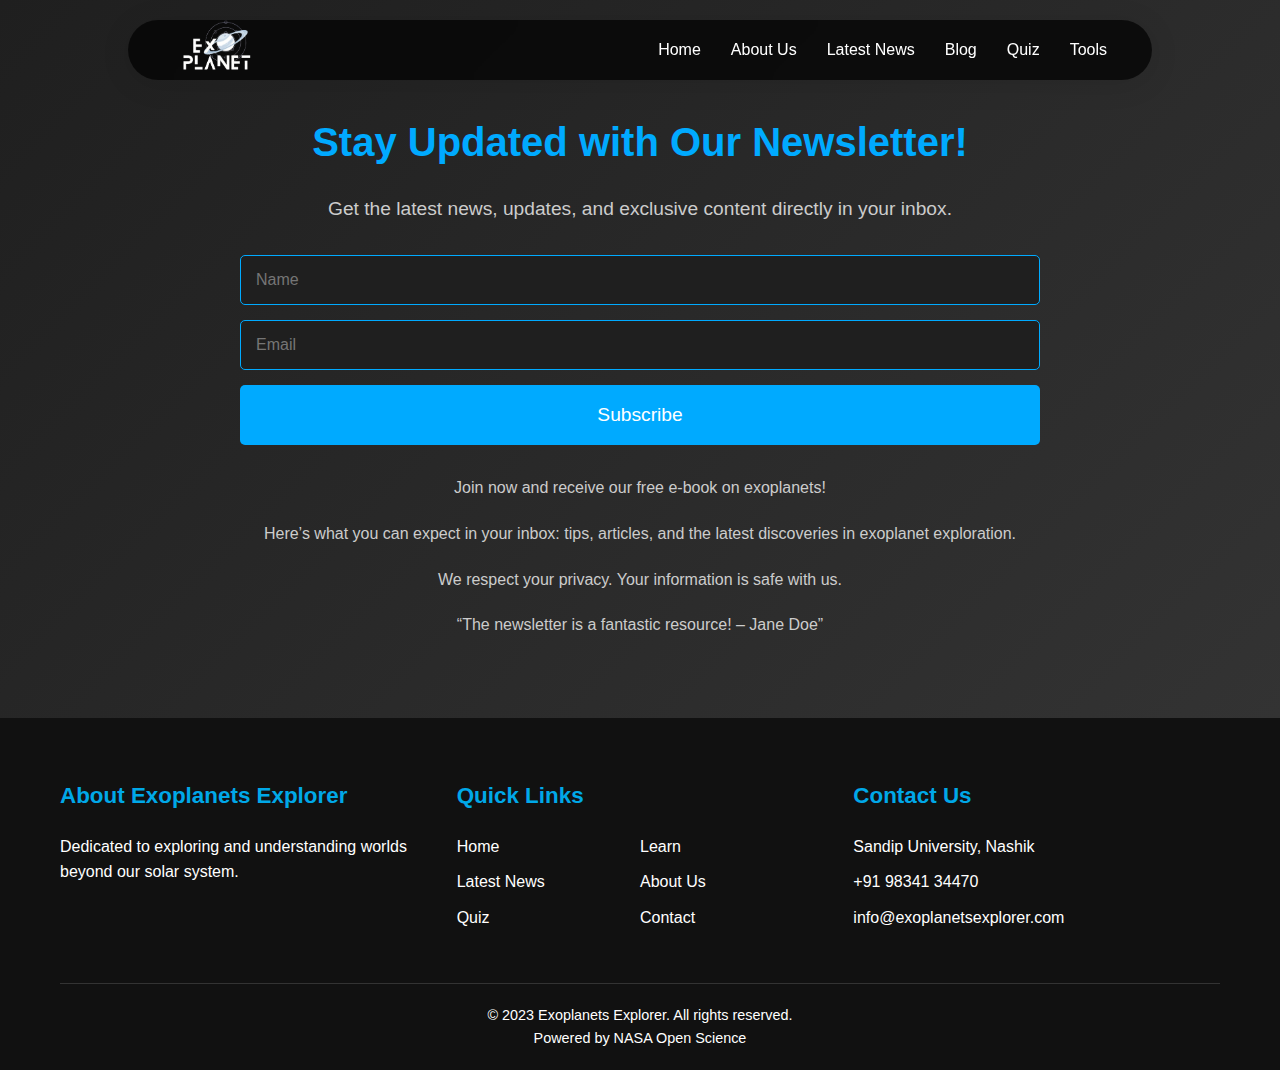
<file: newsletter.html>
<!DOCTYPE html>
<html lang="en">
<head>
    <meta charset="UTF-8">
    <meta name="viewport" content="width=device-width, initial-scale=1.0">
    <title>Newsletter</title>
    <link rel="stylesheet" href="./css/newsletter.css">
    <link rel="stylesheet" href="./css/styles.css">
</head>

<body>
    <nav class="exo-navbar">
        <div class="exo-navbar-container">
            <a href="#" class="exo-logo">
                <img src="./contents/nasa-logo.png" alt="NASA Logo" id="nasa-logo">
            </a>
            <ul class="exo-nav-menu">
                <li><a href="./index.html" class="exo-nav-link">Home</a></li>
                <li><a href="./aboutUs.html" class="exo-nav-link">About Us</a></li>
                <li><a href="./news.html" class="exo-nav-link">Latest News</a></li>
                <li><a href="./blog.html" class="exo-nav-link">Blog</a></li>
                <li><a href="./quiz.html" class="exo-nav-link">Quiz</a></li>
                <li><a href="./tools.html" class="exo-nav-link">Tools</a></li>
            </ul>
            <div class="exo-menu-toggle" id="mobile-menu">
                <span></span>
                <span></span>
                <span></span>
            </div>
        </div>
    </nav>
    <!-- Sidebar -->
    <div class="exo-sidebar" id="exo-sidebar">
        <div class="exo-sidebar-header">
            <img src="./contents/nasa-logo.png" alt="NASA Logo" class="exo-sidebar-logo">
            <button class="exo-sidebar-close" id="sidebar-close">&times;</button>
        </div>
        <ul class="exo-sidebar-menu">
            <li><a href="./index.html" class="exo-nav-link">Home</a></li>
                <li><a href="./aboutUs.html" class="exo-nav-link">About Us</a></li>
                <li><a href="./news.html" class="exo-nav-link">Latest News</a></li>
                <li><a href="./blog.html" class="exo-nav-link">Blog</a></li>
                <li><a href="./quiz.html" class="exo-nav-link">Quiz</a></li>
                <li><a href="./tools.html" class="exo-nav-link">Tools</a></li>
        </ul>
        <div class="exo-sidebar-social">
            <a href="#"><i class="fab fa-facebook"></i></a>
            <a href="#"><i class="fab fa-twitter"></i></a>
            <a href="#"><i class="fab fa-instagram"></i></a>
            <a href="#"><i class="fab fa-youtube"></i></a>
        </div>
    </div>
</header>


    <section id="newsletter" class="newsletter-section">
        <div class="container">
            <h2 class="newsletter-header">Stay Updated with Our Newsletter!</h2>
            <p class="newsletter-subheader">Get the latest news, updates, and exclusive content directly in your inbox.</p>
            <form class="newsletter-form">
                <input type="text" placeholder="Name" required class="form-input">
                <input type="email" placeholder="Email" required class="form-input">
                <!-- Link to redirect to another website -->
                <a href="https://exoplanets.nasa.gov/exoplanet-watch/newsletters/" class="subscribe-button" target="_blank">Subscribe</a>
            </form>
            <div class="incentives">
                <p>Join now and receive our free e-book on exoplanets!</p>
            </div>
            <div class="content-preview">
                <p>Here’s what you can expect in your inbox: tips, articles, and the latest discoveries in exoplanet exploration.</p>
            </div>
            <div class="privacy-assurance">
                <p>We respect your privacy. Your information is safe with us.</p>
            </div>
            <div class="testimonial">
                <p>“The newsletter is a fantastic resource! – Jane Doe”</p>
            </div>
        </div>
    </section>

    <footer class="exo-main-footer">
        <div class="exo-container">
            <div class="exo-footer-content">
                <div class="exo-footer-section exo-about">
                    <h3>About Exoplanets Explorer</h3>
                    <p>Dedicated to exploring and understanding worlds beyond our solar system.</p>
                    <div class="exo-social-icons">
                        <a href="#"><i class="fab fa-facebook"></i></a>
                        <a href="#"><i class="fab fa-twitter"></i></a>
                        <a href="#"><i class="fab fa-instagram"></i></a>
                        <a href="#"><i class="fab fa-youtube"></i></a>
                    </div>
                </div>
                <div class="exo-footer-section exo-links">
                    <h3>Quick Links</h3>
                    <div class="exo-quick-links-grid">
                        <ul>
                            <li><a href="./index.html">Home</a></li>
                            <li><a href="./news.html">Latest News</a></li>
                            <li><a href="./quiz.html">Quiz</a></li>
                        </ul>
                        <ul>
                            <li><a href="./learn.html">Learn</a></li>
                            <li><a href="./aboutUs.html">About Us</a></li>
                            <li><a href="./contact.html">Contact</a></li>
                        </ul>
                    </div>
                </div>
                <div class="exo-footer-section exo-contact">
                    <h3>Contact Us</h3>
                    <p><i class="fas fa-map-marker-alt"></i> Sandip University, Nashik</p>
                    <p><i class="fas fa-phone"></i> +91 98341 34470</p>
                    <p><i class="fas fa-envelope"></i> info@exoplanetsexplorer.com</p>
                </div>
            </div>
            <div class="exo-footer-bottom">
                <p>&copy; 2023 Exoplanets Explorer. All rights reserved.</p>
                <p>Powered by NASA Open Science</p>
            </div>
        </div>
    </footer>

    <script>
        AOS.init();
    </script>
    <!-- nav bar script  -->
<script src="./js/nav.js"></script>
</body>
</html>
</file>
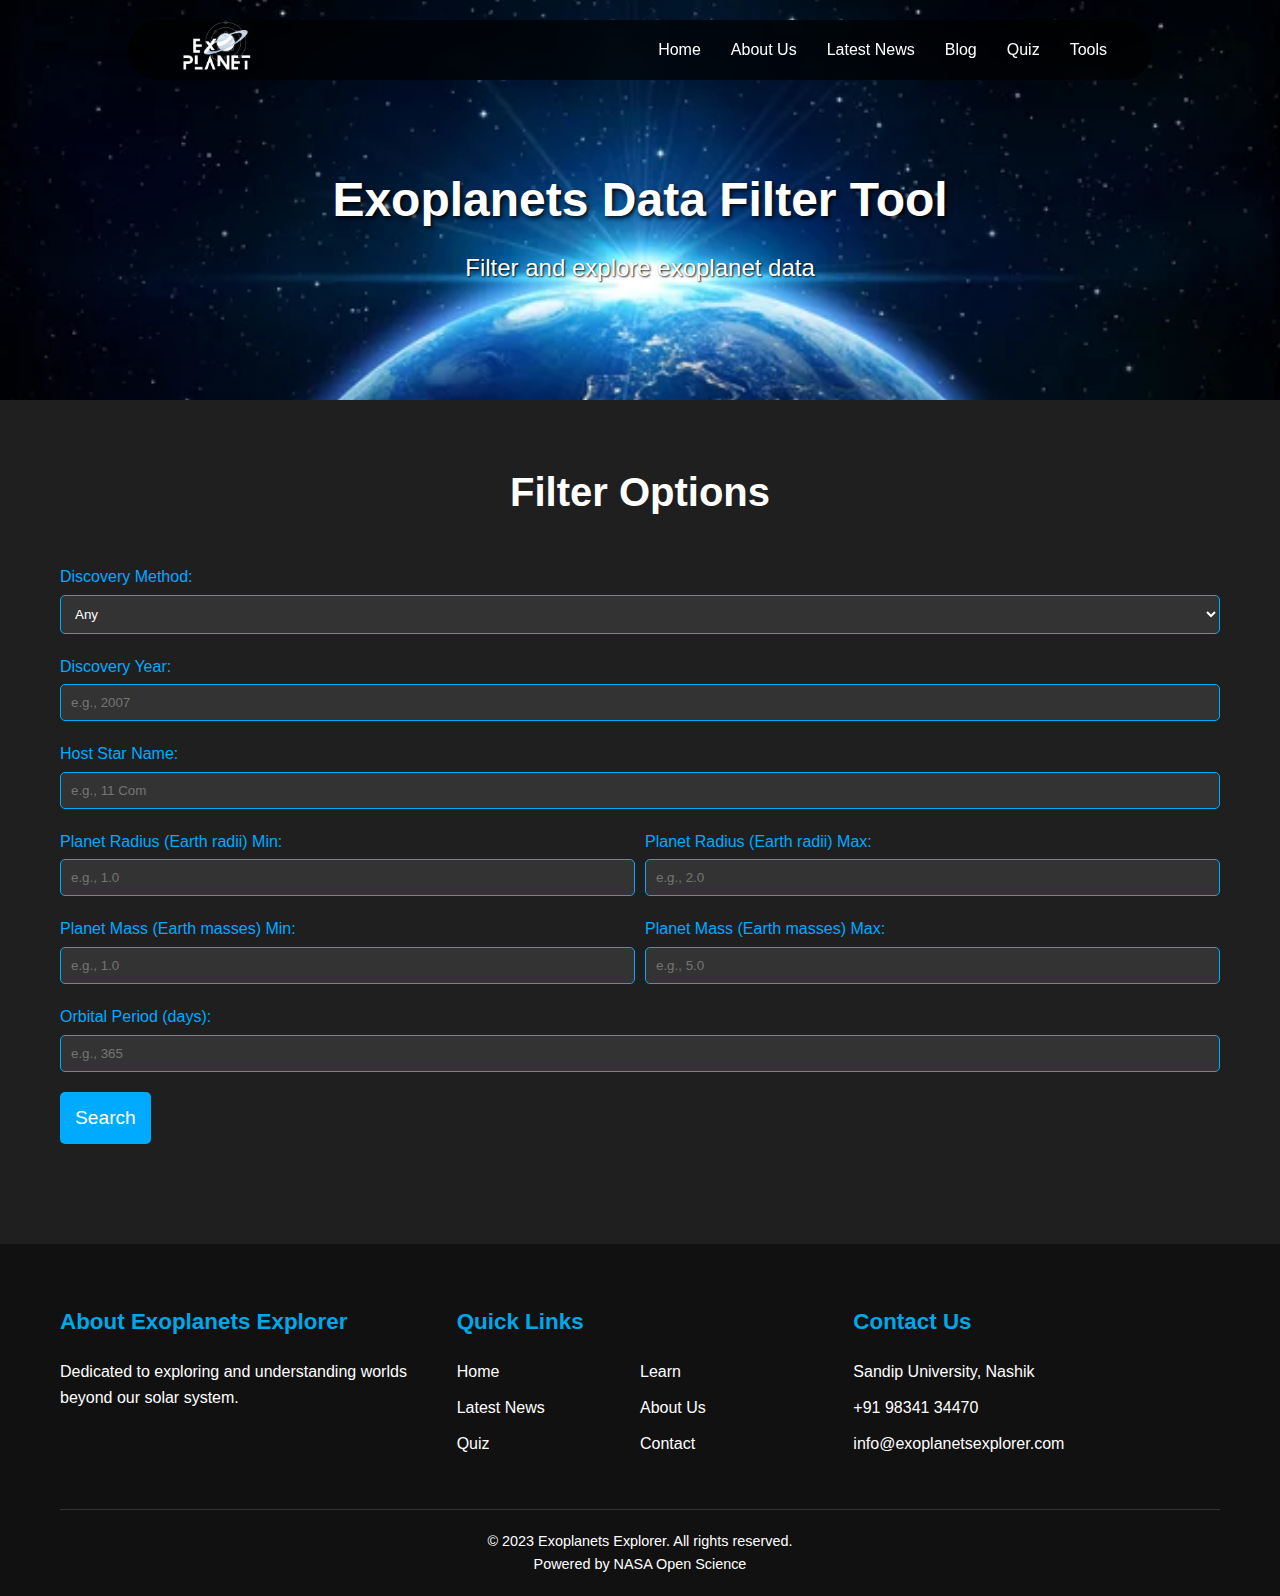
<file: tools.html>
<!DOCTYPE html>
<html lang="en">
<head>
    <meta charset="UTF-8">
    <meta name="viewport" content="width=device-width, initial-scale=1.0">
    <link rel="stylesheet" href="./css/styles.css">
    <link rel="stylesheet" href="./css/tools.css">
    <title>Exoplanets Data Filter Tool</title>
</head>
<body>
    <header class="">
        <nav class="exo-navbar">
            <div class="exo-navbar-container">
                <a href="#" class="exo-logo">
                    <img src="./contents/nasa-logo.png" alt="NASA Logo" id="nasa-logo">
                </a>
                <ul class="exo-nav-menu">
                    <li><a href="./index.html" class="exo-nav-link">Home</a></li>
                    <li><a href="./aboutUs.html" class="exo-nav-link">About Us</a></li>
                    <li><a href="./news.html" class="exo-nav-link">Latest News</a></li>
                    <li><a href="./blog.html" class="exo-nav-link">Blog</a></li>
                    <li><a href="./quiz.html" class="exo-nav-link">Quiz</a></li>
                    <li><a href="./tools.html" class="exo-nav-link">Tools</a></li>
                </ul>
                <div class="exo-menu-toggle" id="mobile-menu">
                    <span></span>
                    <span></span>
                    <span></span>
                </div>
            </div>
        </nav>
        <!-- Sidebar -->
        <div class="exo-sidebar" id="exo-sidebar">
            <div class="exo-sidebar-header">
                <img src="./contents/nasa-logo.png" alt="NASA Logo" class="exo-sidebar-logo">
                <button class="exo-sidebar-close" id="sidebar-close">&times;</button>
            </div>
            <ul class="exo-sidebar-menu">
                <li><a href="./index.html" class="exo-nav-link">Home</a></li>
                    <li><a href="./aboutUs.html" class="exo-nav-link">About Us</a></li>
                    <li><a href="./news.html" class="exo-nav-link">Latest News</a></li>
                    <li><a href="./blog.html" class="exo-nav-link">Blog</a></li>
                    <li><a href="./quiz.html" class="exo-nav-link">Quiz</a></li>
                    <li><a href="./tools.html" class="exo-nav-link">Tools</a></li>
            </ul>
            <div class="exo-sidebar-social">
                <a href="#"><i class="fab fa-facebook"></i></a>
                <a href="#"><i class="fab fa-twitter"></i></a>
                <a href="#"><i class="fab fa-instagram"></i></a>
                <a href="#"><i class="fab fa-youtube"></i></a>
            </div>
        </div>
    </header>
    <main>
        <section class="exo-hero" style="background: url('./contents/space-bg3.webp') no-repeat center center/cover;">
            <div class="exo-hero-content">
                <h1 class="exo-hero-title" data-aos="fade-up">Exoplanets Data Filter Tool</h1>
                <p class="exo-hero-subtitle" data-aos="fade-up" data-aos-delay="200">Filter and explore exoplanet data</p>
            </div>
        </section>
        <section class="exo-content">
            <div class="exo-container">
                <h2 class="exo-section-title" data-aos="fade-up">Filter Options</h2>
                <form id="filter-form" data-aos="fade-up" data-aos-delay="200">
                    <div class="form-group">
                        <label for="discoverymethod">Discovery Method:</label>
                        <select id="discoverymethod" name="discoverymethod">
                            <option value="">Any</option>
                            <option value="Radial Velocity">Radial Velocity</option>
                            <option value="Transit">Transit</option>
                            <option value="Imaging">Imaging</option>
                            <option value="Microlensing">Microlensing</option>
                        </select>
                    </div>
                    <div class="form-group">
                        <label for="disc_year">Discovery Year:</label>
                        <input type="number" id="disc_year" name="disc_year" placeholder="e.g., 2007">
                    </div>
                    <div class="form-group">
                        <label for="hostname">Host Star Name:</label>
                        <input type="text" id="hostname" name="hostname" placeholder="e.g., 11 Com">
                    </div>
                    <div class="range-group">
                        <div class="form-group">
                            <label for="planet_radius_min">Planet Radius (Earth radii) Min:</label>
                            <input type="number" id="planet_radius_min" name="planet_radius_min" placeholder="e.g., 1.0">
                        </div>
                        <div class="form-group">
                            <label for="planet_radius_max">Planet Radius (Earth radii) Max:</label>
                            <input type="number" id="planet_radius_max" name="planet_radius_max" placeholder="e.g., 2.0">
                        </div>
                    </div>
                    <div class="range-group">
                        <div class="form-group">
                            <label for="planet_mass_min">Planet Mass (Earth masses) Min:</label>
                            <input type="number" id="planet_mass_min" name="planet_mass_min" placeholder="e.g., 1.0">
                        </div>
                        <div class="form-group">
                            <label for="planet_mass_max">Planet Mass (Earth masses) Max:</label>
                            <input type="number" id="planet_mass_max" name="planet_mass_max" placeholder="e.g., 5.0">
                        </div>
                    </div>
                    <div class="form-group">
                        <label for="orbital_period">Orbital Period (days):</label>
                        <input type="number" id="orbital_period" name="orbital_period" placeholder="e.g., 365">
                    </div>
                    <button type="button" id="search-button">Search</button>
                </form>
                <div id="results" class="exo-results" data-aos="fade-up" data-aos-delay="300"></div>
            </div>
        </section>
    </main>
    <footer class="exo-main-footer">
        <div class="exo-container">
            <div class="exo-footer-content">
                <div class="exo-footer-section exo-about">
                    <h3>About Exoplanets Explorer</h3>
                    <p>Dedicated to exploring and understanding worlds beyond our solar system.</p>
                    <div class="exo-social-icons">
                        <a href="#"><i class="fab fa-facebook"></i></a>
                        <a href="#"><i class="fab fa-twitter"></i></a>
                        <a href="#"><i class="fab fa-instagram"></i></a>
                        <a href="#"><i class="fab fa-youtube"></i></a>
                    </div>
                </div>
                <div class="exo-footer-section exo-links">
                    <h3>Quick Links</h3>
                    <div class="exo-quick-links-grid">
                        <ul>
                            <li><a href="./index.html">Home</a></li>
                            <li><a href="./news.html">Latest News</a></li>
                            <li><a href="./quiz.html">Quiz</a></li>
                        </ul>
                        <ul>
                            <li><a href="./learn.html">Learn</a></li>
                            <li><a href="./aboutUs.html">About Us</a></li>
                            <li><a href="./contact.html">Contact</a></li>
                        </ul>
                    </div>
                </div>
                <div class="exo-footer-section exo-contact">
                    <h3>Contact Us</h3>
                    <p><i class="fas fa-map-marker-alt"></i> Sandip University, Nashik</p>
                    <p><i class="fas fa-phone"></i> +91 98341 34470</p>
                    <p><i class="fas fa-envelope"></i> info@exoplanetsexplorer.com</p>
                </div>
            </div>
            <div class="exo-footer-bottom">
                <p>&copy; 2023 Exoplanets Explorer. All rights reserved.</p>
                <p>Powered by NASA Open Science</p>
            </div>
        </div>
    </footer>
    <script src="./js/nav.js"></script>
    <script src="https://cdn.jsdelivr.net/npm/aos@2.3.1/dist/aos.js"></script>
    <script>
        AOS.init();
    </script>
    <script src="./js/tools.js"></script>
</body>
</html>
</file>
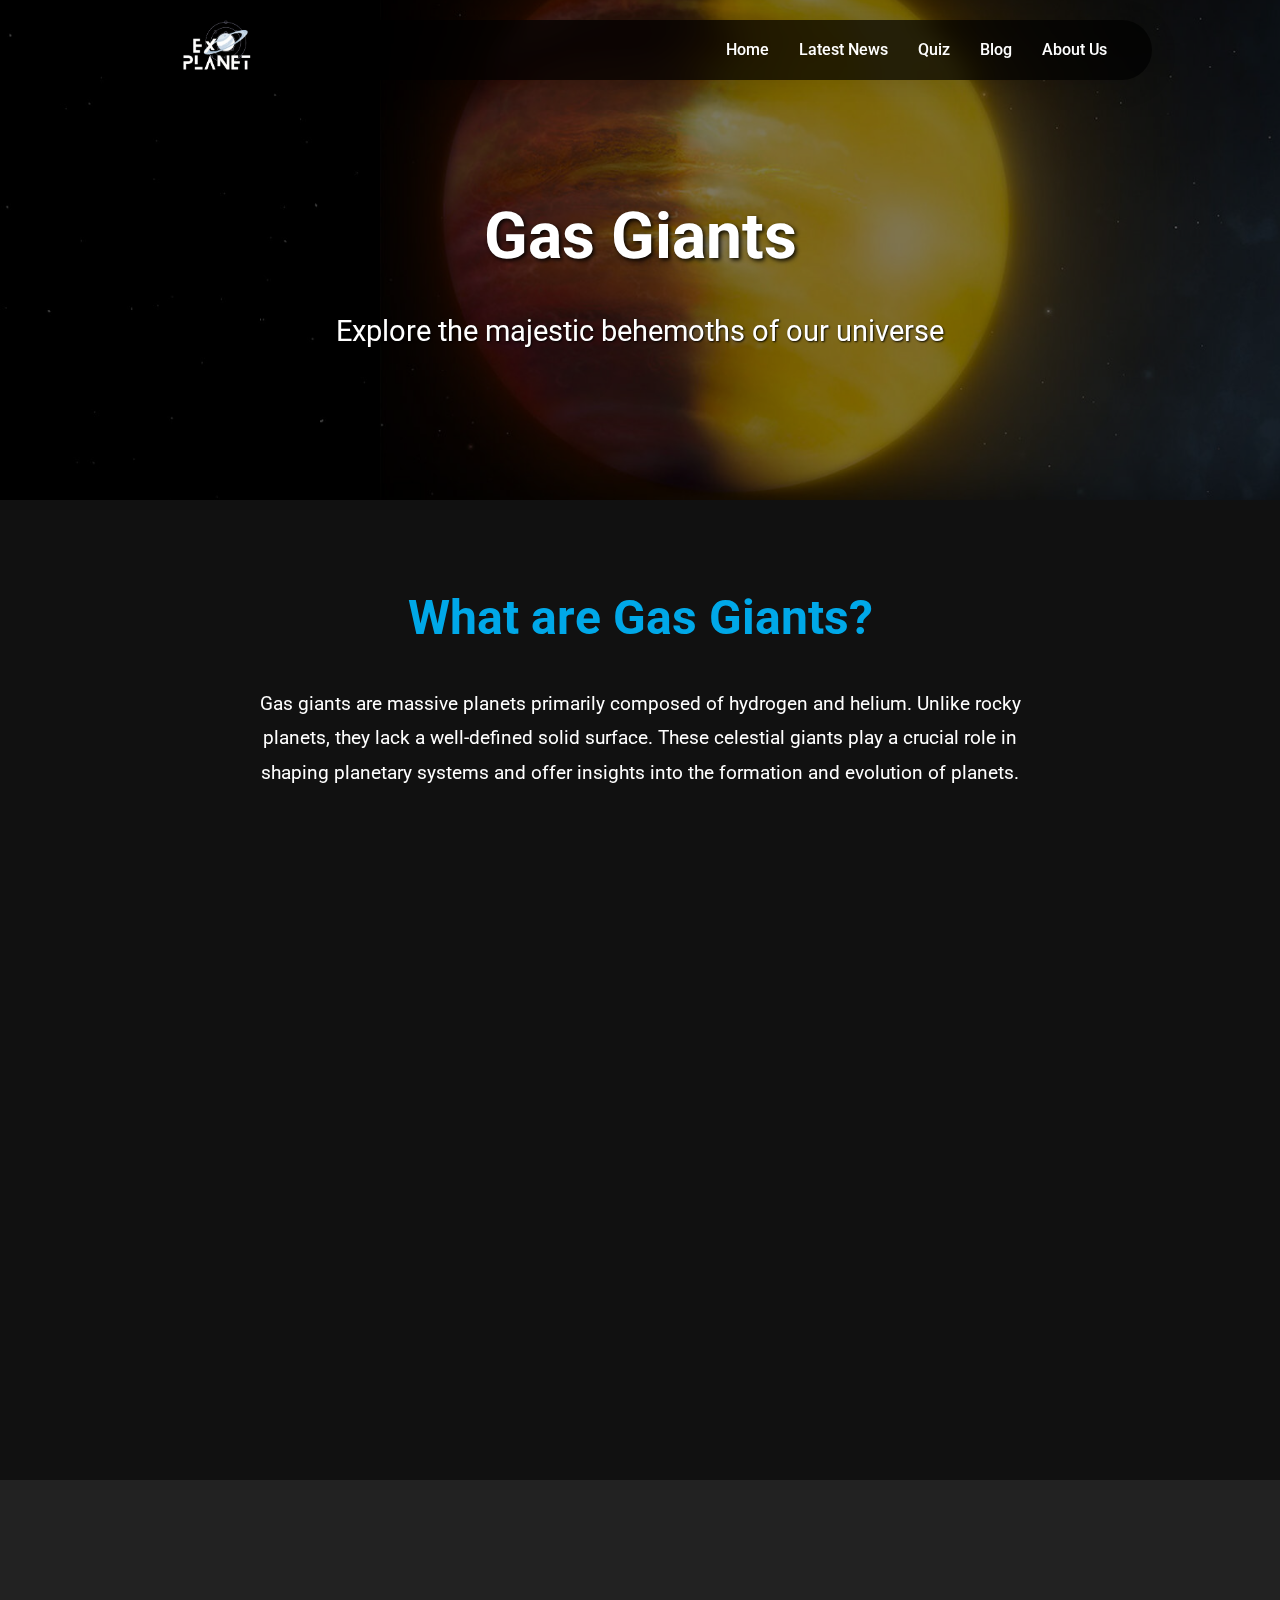
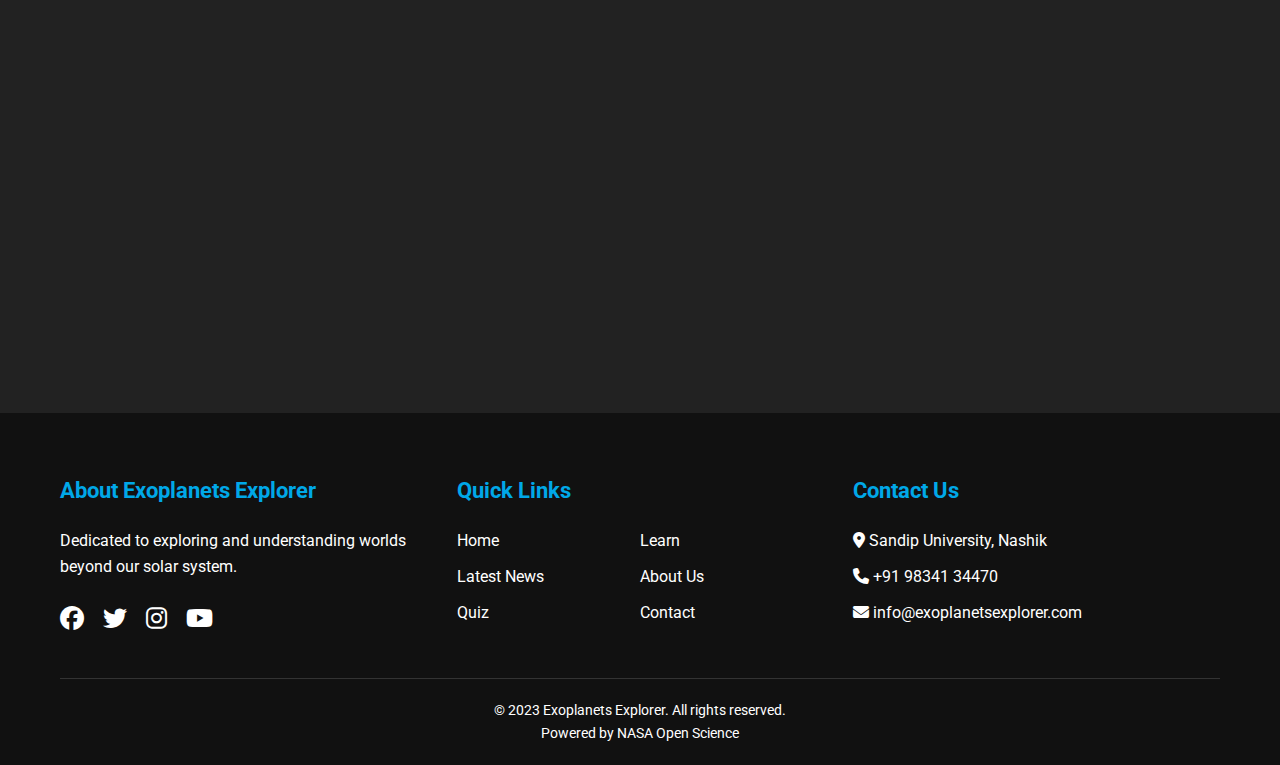
<file: planetsPage/GasGiants.html>
<!DOCTYPE html>
<html lang="en">
<head>
    <meta charset="UTF-8">
    <meta name="viewport" content="width=device-width, initial-scale=1.0">
    <title>Gas Giants - Exoplanets Explorer</title>
    <link rel="stylesheet" href="../css/styles.css">
    <link rel="stylesheet" href="../css/GasGiants.css">
    <link rel="stylesheet" href="https://cdnjs.cloudflare.com/ajax/libs/font-awesome/6.4.0/css/all.min.css">
    <link href="https://unpkg.com/aos@2.3.1/dist/aos.css" rel="stylesheet">
    <link href="https://fonts.googleapis.com/css2?family=Roboto:wght@300;400;500;700&display=swap" rel="stylesheet">
    <script src="https://unpkg.com/aos@2.3.1/dist/aos.js"></script>
</head>
<body>
    <header class="">
        <nav class="exo-navbar">
            <div class="exo-navbar-container">
                <a href="#" class="exo-logo">
                    <img src="../contents/nasa-logo.png" alt="NASA Logo" id="nasa-logo">
                </a>
                <div class="exo-menu-toggle" id="mobile-menu">
                    <span></span>
                    <span></span>
                    <span></span>
                </div>
                <ul class="exo-nav-menu" id="exo-nav-menu">
                    <li><a href="../index.html" class="exo-nav-link">Home</a></li>
                    <li><a href="../news.html" class="exo-nav-link">Latest News</a></li>
                    <li><a href="../quiz.html" class="exo-nav-link">Quiz</a></li>
                    <li><a href="../blog.html" class="exo-nav-link">Blog</a></li>
                    <li><a href="../aboutUs.html" class="exo-nav-link">About Us</a></li>
                </ul>
            </div>
        </nav>
        <!-- Sidebar -->
        <div class="exo-sidebar" id="exo-sidebar">
            <div class="exo-sidebar-header">
                <img src="../contents/nasa-logo.png" alt="NASA Logo" class="exo-sidebar-logo">
                <button class="exo-sidebar-close" id="sidebar-close">&times;</button>
            </div>
            <ul class="exo-sidebar-menu">
                <li><a href="./index.html" class="exo-sidebar-link">Home</a></li>
                <li><a href="./news.html" class="exo-sidebar-link">Latest News</a></li>
                <li><a href="./quiz.html" class="exo-sidebar-link">Quiz</a></li>
                <li><a href="./blog.html" class="exo-sidebar-link">Blog</a></li>
                <li><a href="./aboutUs.html" class="exo-sidebar-link">About Us</a></li>
            </ul>
            <div class="exo-sidebar-social">
                <a href="#"><i class="fab fa-facebook"></i></a>
                <a href="#"><i class="fab fa-twitter"></i></a>
                <a href="#"><i class="fab fa-instagram"></i></a>
                <a href="#"><i class="fab fa-youtube"></i></a>
            </div>
        </div>
    </header>
 
        <section class="exo-hero">
            <div class="exo-hero-content">
                <h1 class="exo-hero-title" data-aos="fade-up">Gas Giants</h1>
                <p class="exo-hero-subtitle" data-aos="fade-up" data-aos-delay="200">Explore the majestic behemoths of our universe</p>
            </div>
        </section>
        
        <section class="exo-content">
            <div class="exo-container">
                <h2 class="exo-section-title" data-aos="fade-up">What are Gas Giants?</h2>
                <p class="exo-section-text" data-aos="fade-up" data-aos-delay="200">
                    Gas giants are massive planets primarily composed of hydrogen and helium. Unlike rocky planets, they lack a well-defined solid surface. These celestial giants play a crucial role in shaping planetary systems and offer insights into the formation and evolution of planets.
                </p>
                <div class="exo-planet-grid">
                    <div class="exo-planet-card" data-aos="fade-up" data-aos-delay="300">
                        <img src="../contents/images/jupiterjpg.jpg" alt="Jupiter">
                        <div class="exo-planet-card-content">
                            <h3>Jupiter</h3>
                            <p>The largest planet in our solar system, Jupiter is known for its Great Red Spot, a giant storm that has been raging for centuries. Its powerful magnetic field and numerous moons make it a fascinating subject of study.</p>
                        </div>
                    </div>
                    <div class="exo-planet-card" data-aos="fade-up" data-aos-delay="400">
                        <img src="../contents/images/saturn.jpg" alt="Saturn">
                        <div class="exo-planet-card-content">
                            <h3>Saturn</h3>
                            <p>Famous for its stunning ring system, Saturn is the second-largest planet in our solar system. Its low density allows it to float in water, and its moon Titan is the only moon known to have a dense atmosphere.</p>
                        </div>
                    </div>
                </div>
            </div>
        </section>
        
        <section class="exo-facts-section">
            <div class="exo-container">
                <h2 class="exo-section-title" data-aos="fade-up">Fascinating Facts</h2>
                <div class="exo-facts-grid">
                    <div class="exo-fact-item" data-aos="fade-up" data-aos-delay="200">
                        <i class="fas fa-wind"></i>
                        <h4>Extreme Winds</h4>
                        <p>Gas giants experience incredibly fast winds, with speeds reaching up to 1,000 mph on Jupiter.</p>
                    </div>
                    <div class="exo-fact-item" data-aos="fade-up" data-aos-delay="300">
                        <i class="fas fa-broadcast-tower"></i>
                        <h4>Powerful Magnetospheres</h4>
                        <p>These planets have intense magnetic fields, with Jupiter's being the strongest in the solar system.</p>
                    </div>
                    <div class="exo-fact-item" data-aos="fade-up" data-aos-delay="400">
                        <i class="fas fa-moon"></i>
                        <h4>Numerous Moons</h4>
                        <p>Gas giants host a large number of moons, with Jupiter and Saturn having over 60 known moons each.</p>
                    </div>
                </div>
            </div>
        </section>

    <footer class="exo-main-footer">
        <div class="exo-container">
            <div class="exo-footer-content">
                <div class="exo-footer-section exo-about">
                    <h3>About Exoplanets Explorer</h3>
                    <p>Dedicated to exploring and understanding worlds beyond our solar system.</p>
                    <div class="exo-social-icons">
                        <a href="#"><i class="fab fa-facebook"></i></a>
                        <a href="#"><i class="fab fa-twitter"></i></a>
                        <a href="#"><i class="fab fa-instagram"></i></a>
                        <a href="#"><i class="fab fa-youtube"></i></a>
                    </div>
                </div>
                <div class="exo-footer-section exo-links">
                    <h3>Quick Links</h3>
                    <div class="exo-quick-links-grid">
                        <ul>
                            <li><a href="#">Home</a></li>
                            <li><a href="#">Latest News</a></li>
                            <li><a href="#">Quiz</a></li>
                        </ul>
                        <ul>
                            <li><a href="#">Learn</a></li>
                            <li><a href="#">About Us</a></li>
                            <li><a href="#">Contact</a></li>
                        </ul>
                    </div>
                </div>
                <div class="exo-footer-section exo-contact">
                    <h3>Contact Us</h3>
                    <p><i class="fas fa-map-marker-alt"></i> Sandip University, Nashik</p>
                    <p><i class="fas fa-phone"></i> +91 98341 34470</p>
                    <p><i class="fas fa-envelope"></i> info@exoplanetsexplorer.com</p>
                </div>
            </div>
            <div class="exo-footer-bottom">
                <p>&copy; 2023 Exoplanets Explorer. All rights reserved.</p>
                <p>Powered by NASA Open Science</p>
            </div>
        </div>
    </footer>


    <script>
        AOS.init();
    </script>
    <script src="../js/nav.js"></script>
</body>
</html>
</file>
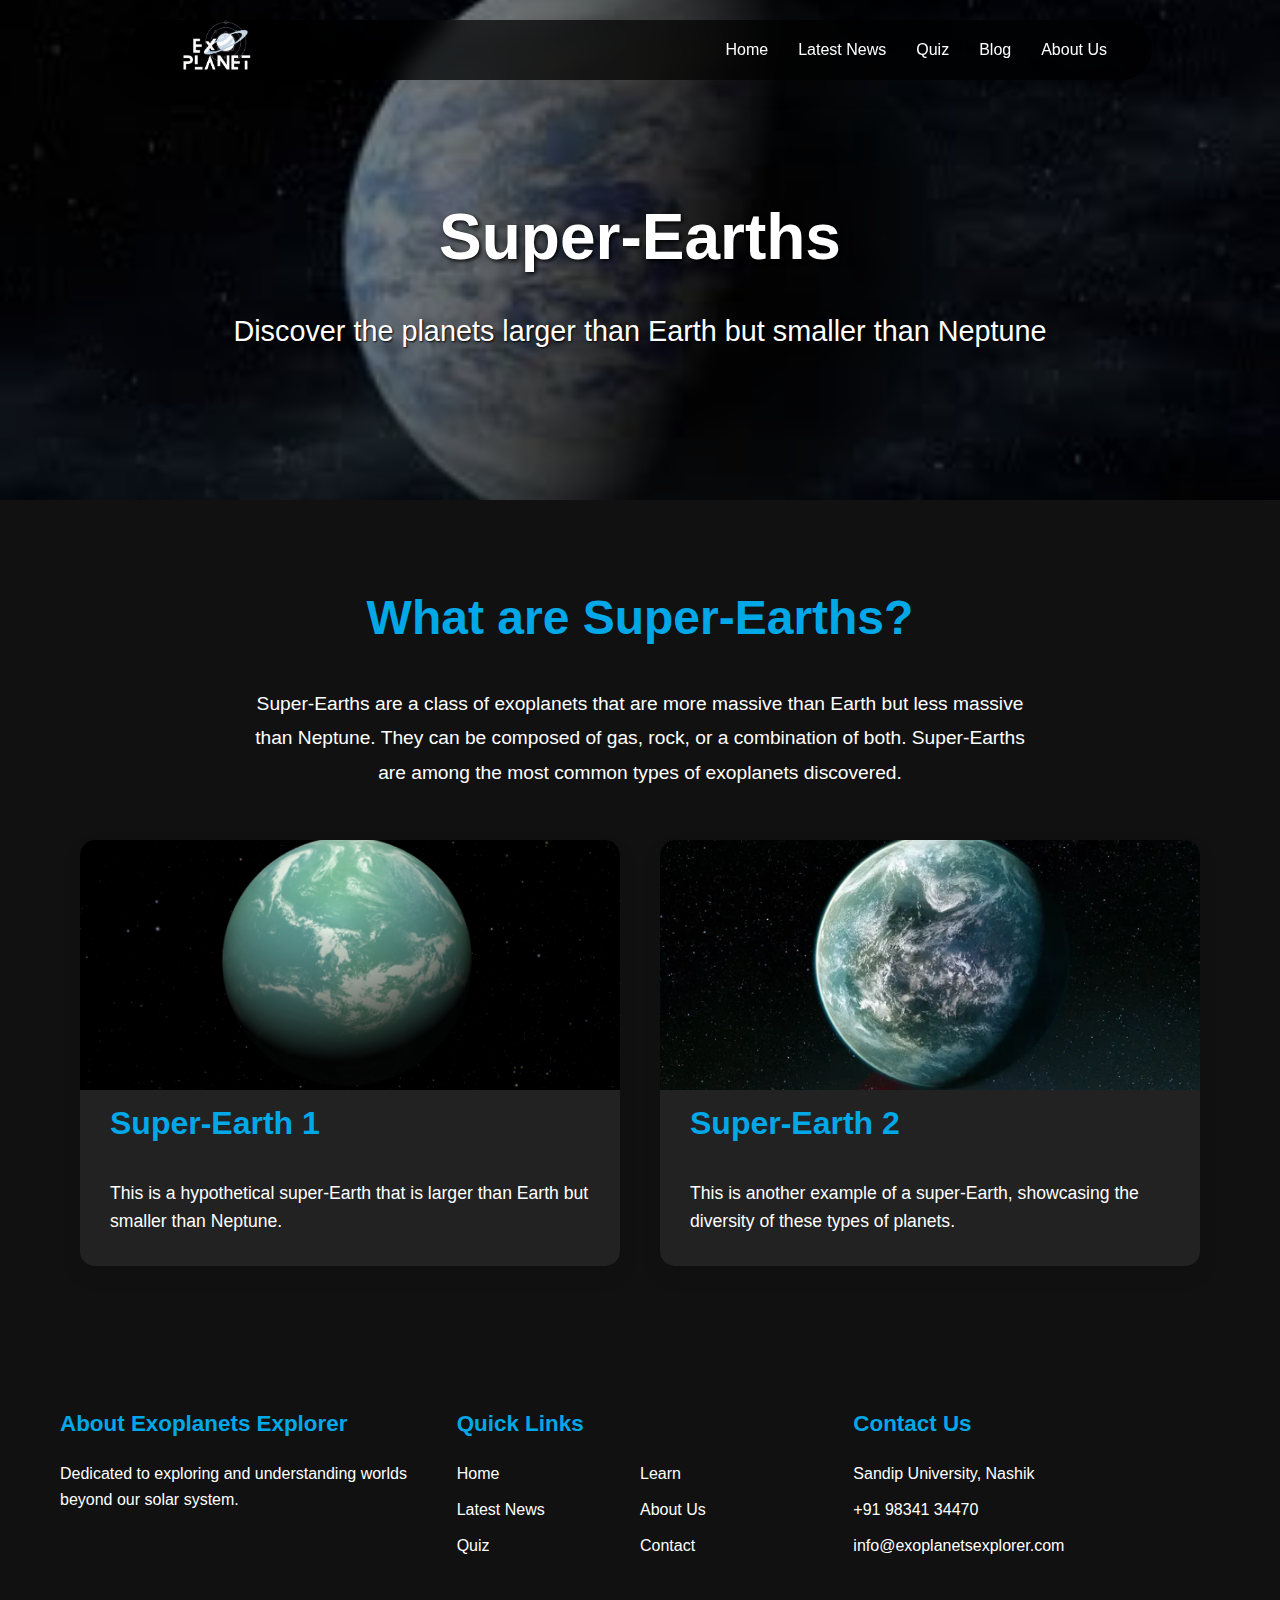
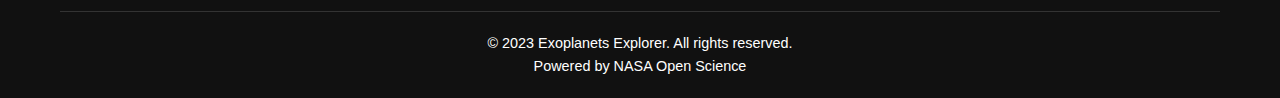
<file: planetsPage/superEarths.html>
<!DOCTYPE html>
<html lang="en">
<head>
    <meta charset="UTF-8">
    <meta name="viewport" content="width=device-width, initial-scale=1.0">
    <link rel="stylesheet" href="../css/styles.css">
    <link rel="stylesheet" href="../css/GasGiants.css">
    <title>Super-Earths - Exoplanets Explorer</title>
</head>
<body>
    <header class="">
        <nav class="exo-navbar">
            <div class="exo-navbar-container">
                <a href="#" class="exo-logo">
                    <img src="../contents/nasa-logo.png" alt="NASA Logo" id="nasa-logo">
                </a>
                <div class="exo-menu-toggle" id="mobile-menu">
                    <span></span>
                    <span></span>
                    <span></span>
                </div>
                <ul class="exo-nav-menu" id="exo-nav-menu">
                    <li><a href="../index.html" class="exo-nav-link">Home</a></li>
                    <li><a href="../news.html" class="exo-nav-link">Latest News</a></li>
                    <li><a href="../quiz.html" class="exo-nav-link">Quiz</a></li>
                    <li><a href="../blog.html" class="exo-nav-link">Blog</a></li>
                    <li><a href="../aboutUs.html" class="exo-nav-link">About Us</a></li>
                </ul>
            </div>
        </nav>
        <!-- Sidebar -->
        <div class="exo-sidebar" id="exo-sidebar">
            <div class="exo-sidebar-header">
                <img src="../contents/nasa-logo.png" alt="NASA Logo" class="exo-sidebar-logo">
                <button class="exo-sidebar-close" id="sidebar-close">&times;</button>
            </div>
            <ul class="exo-sidebar-menu">
                <li><a href="./index.html" class="exo-sidebar-link">Home</a></li>
                <li><a href="./news.html" class="exo-sidebar-link">Latest News</a></li>
                <li><a href="./quiz.html" class="exo-sidebar-link">Quiz</a></li>
                <li><a href="./blog.html" class="exo-sidebar-link">Blog</a></li>
                <li><a href="./aboutUs.html" class="exo-sidebar-link">About Us</a></li>
            </ul>
            <div class="exo-sidebar-social">
                <a href="#"><i class="fab fa-facebook"></i></a>
                <a href="#"><i class="fab fa-twitter"></i></a>
                <a href="#"><i class="fab fa-instagram"></i></a>
                <a href="#"><i class="fab fa-youtube"></i></a>
            </div>
        </div>
    </header>
    <main>
        <section class="exo-hero" style="background: url('../contents/images/SuperEarth.jpg') no-repeat center center/cover;">
            <div class="exo-hero-content">
                <h1 class="exo-hero-title" data-aos="fade-up">Super-Earths</h1>
                <p class="exo-hero-subtitle" data-aos="fade-up" data-aos-delay="200">Discover the planets larger than Earth but smaller than Neptune</p>
            </div>
        </section>
        <section class="exo-content">
            <div class="exo-container">
                <h2 class="exo-section-title" data-aos="fade-up">What are Super-Earths?</h2>
                <p class="exo-section-text" data-aos="fade-up" data-aos-delay="200">
                    Super-Earths are a class of exoplanets that are more massive than Earth but less massive than Neptune. They can be composed of gas, rock, or a combination of both. Super-Earths are among the most common types of exoplanets discovered.
                </p>
                <div class="exo-planet-grid">
                    <div class="exo-planet-card" data-aos="fade-up" data-aos-delay="300">
                        <img src="../contents/images/super-earth1.webp" alt="Super-Earth 1">
                        <h3>Super-Earth 1</h3>
                        <p>This is a hypothetical super-Earth that is larger than Earth but smaller than Neptune.</p>
                    </div>
                    <div class="exo-planet-card" data-aos="fade-up" data-aos-delay="400">
                        <img src="../contents/images/super-earth2.webp" alt="Super-Earth 2">
                        <h3>Super-Earth 2</h3>
                        <p>This is another example of a super-Earth, showcasing the diversity of these types of planets.</p>
                    </div>
                </div>
            </div>
        </section>
    </main>
    <footer class="exo-main-footer">
        <div class="exo-container">
            <div class="exo-footer-content">
                <div class="exo-footer-section exo-about">
                    <h3>About Exoplanets Explorer</h3>
                    <p>Dedicated to exploring and understanding worlds beyond our solar system.</p>
                    <div class="exo-social-icons">
                        <a href="#"><i class="fab fa-facebook"></i></a>
                        <a href="#"><i class="fab fa-twitter"></i></a>
                        <a href="#"><i class="fab fa-instagram"></i></a>
                        <a href="#"><i class="fab fa-youtube"></i></a>
                    </div>
                </div>
                <div class="exo-footer-section exo-links">
                    <h3>Quick Links</h3>
                    <div class="exo-quick-links-grid">
                        <ul>
                            <li><a href="#">Home</a></li>
                            <li><a href="#">Latest News</a></li>
                            <li><a href="#">Quiz</a></li>
                        </ul>
                        <ul>
                            <li><a href="#">Learn</a></li>
                            <li><a href="#">About Us</a></li>
                            <li><a href="#">Contact</a></li>
                        </ul>
                    </div>
                </div>
                <div class="exo-footer-section exo-contact">
                    <h3>Contact Us</h3>
                    <p><i class="fas fa-map-marker-alt"></i> Sandip University, Nashik</p>
                    <p><i class="fas fa-phone"></i> +91 98341 34470</p>
                    <p><i class="fas fa-envelope"></i> info@exoplanetsexplorer.com</p>
                </div>
            </div>
            <div class="exo-footer-bottom">
                <p>&copy; 2023 Exoplanets Explorer. All rights reserved.</p>
                <p>Powered by NASA Open Science</p>
            </div>
        </div>
    </footer>


    <script>
        AOS.init();
    </script>
    <script src="../js/nav.js"></script>
</body>
</html>
</file>
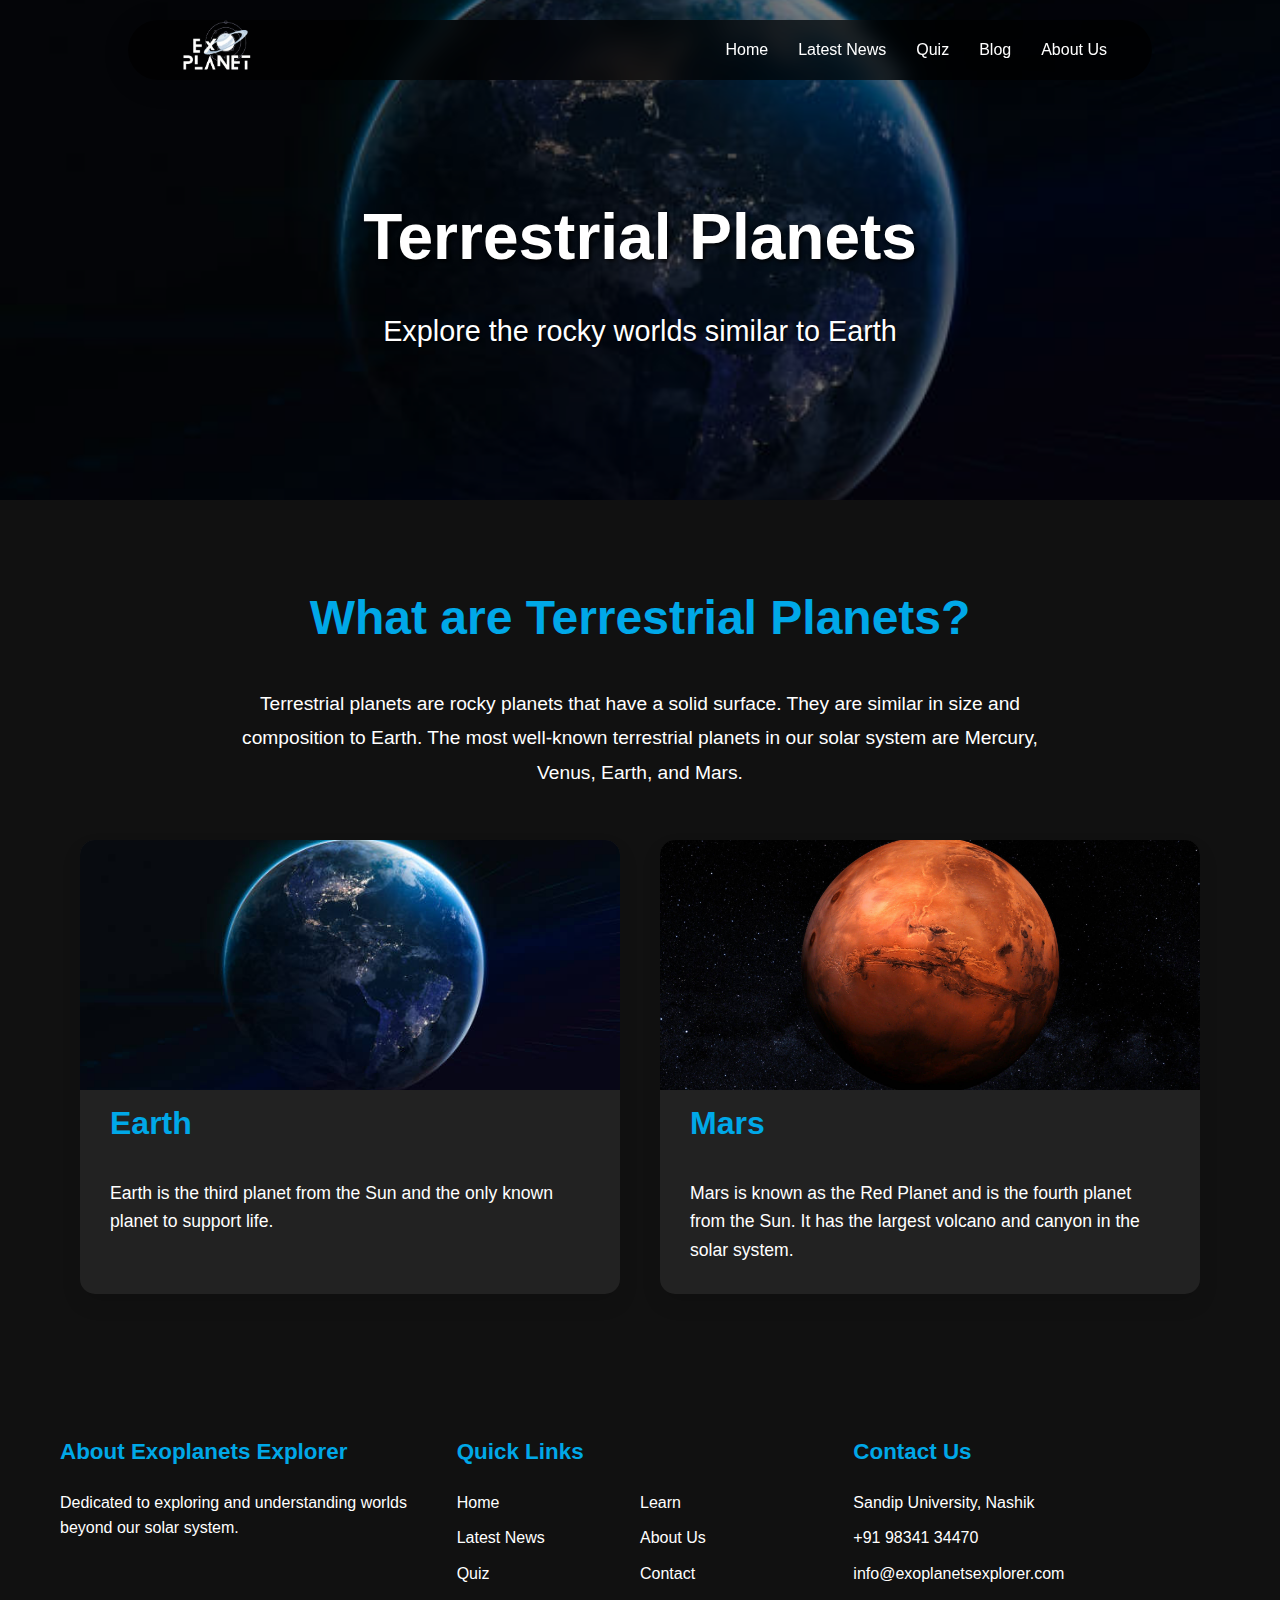
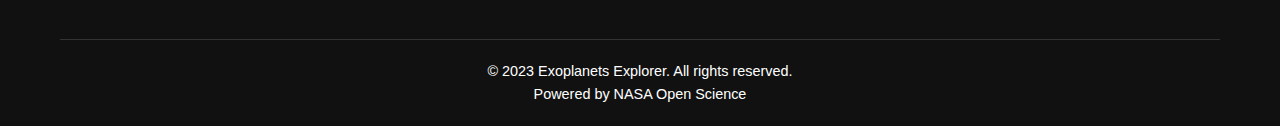
<file: planetsPage/terrestrial.html>
<!DOCTYPE html>
<html lang="en">

<head>
    <meta charset="UTF-8">
    <meta name="viewport" content="width=device-width, initial-scale=1.0">
    <link rel="stylesheet" href="../css/styles.css">
    <link rel="stylesheet" href="../css/GasGiants.css">
    <title>Terrestrial Planets - Exoplanets Explorer</title>
</head>

<body>
    <header class="">
        <nav class="exo-navbar">
            <div class="exo-navbar-container">
                <a href="#" class="exo-logo">
                    <img src="../contents/nasa-logo.png" alt="NASA Logo" id="nasa-logo">
                </a>
                <div class="exo-menu-toggle" id="mobile-menu">
                    <span></span>
                    <span></span>
                    <span></span>
                </div>
                <ul class="exo-nav-menu" id="exo-nav-menu">
                    <li><a href="../index.html" class="exo-nav-link">Home</a></li>
                    <li><a href="../news.html" class="exo-nav-link">Latest News</a></li>
                    <li><a href="../quiz.html" class="exo-nav-link">Quiz</a></li>
                    <li><a href="../blog.html" class="exo-nav-link">Blog</a></li>
                    <li><a href="../aboutUs.html" class="exo-nav-link">About Us</a></li>
                </ul>
            </div>
        </nav>
        <!-- Sidebar -->
        <div class="exo-sidebar" id="exo-sidebar">
            <div class="exo-sidebar-header">
                <img src="../contents/nasa-logo.png" alt="NASA Logo" class="exo-sidebar-logo">
                <button class="exo-sidebar-close" id="sidebar-close">&times;</button>
            </div>
            <ul class="exo-sidebar-menu">
                <li><a href="./index.html" class="exo-sidebar-link">Home</a></li>
                <li><a href="./news.html" class="exo-sidebar-link">Latest News</a></li>
                <li><a href="./quiz.html" class="exo-sidebar-link">Quiz</a></li>
                <li><a href="./blog.html" class="exo-sidebar-link">Blog</a></li>
                <li><a href="./aboutUs.html" class="exo-sidebar-link">About Us</a></li>
            </ul>
            <div class="exo-sidebar-social">
                <a href="#"><i class="fab fa-facebook"></i></a>
                <a href="#"><i class="fab fa-twitter"></i></a>
                <a href="#"><i class="fab fa-instagram"></i></a>
                <a href="#"><i class="fab fa-youtube"></i></a>
            </div>
        </div>
    </header>
    <main>
        <section class="exo-hero" style="background: url('../contents/images/earth.jpg') no-repeat center center/cover;">
            <div class="exo-hero-content">
                <h1 class="exo-hero-title" data-aos="fade-up">Terrestrial Planets</h1>
                <p class="exo-hero-subtitle" data-aos="fade-up" data-aos-delay="200">Explore the rocky worlds similar to
                    Earth</p>
            </div>
        </section>
        <section class="exo-content">
            <div class="exo-container">
                <h2 class="exo-section-title" data-aos="fade-up">What are Terrestrial Planets?</h2>
                <p class="exo-section-text" data-aos="fade-up" data-aos-delay="200">
                    Terrestrial planets are rocky planets that have a solid surface. They are similar in size and
                    composition to Earth. The most well-known terrestrial planets in our solar system are Mercury,
                    Venus, Earth, and Mars.
                </p>
                <div class="exo-planet-grid">
                    <div class="exo-planet-card" data-aos="fade-up" data-aos-delay="300">
                        <img src="../contents/images/earth.jpg" alt="Earth">
                        <h3>Earth</h3>
                        <p>Earth is the third planet from the Sun and the only known planet to support life.</p>
                    </div>
                    <div class="exo-planet-card" data-aos="fade-up" data-aos-delay="400">
                        <img src="../contents/images/mars.jpg" alt="Mars">
                        <h3>Mars</h3>
                        <p>Mars is known as the Red Planet and is the fourth planet from the Sun. It has the largest
                            volcano and canyon in the solar system.</p>
                    </div>
                </div>
            </div>
        </section>
    </main>
    <footer class="exo-main-footer">
        <div class="exo-container">
            <div class="exo-footer-content">
                <div class="exo-footer-section exo-about">
                    <h3>About Exoplanets Explorer</h3>
                    <p>Dedicated to exploring and understanding worlds beyond our solar system.</p>
                    <div class="exo-social-icons">
                        <a href="#"><i class="fab fa-facebook"></i></a>
                        <a href="#"><i class="fab fa-twitter"></i></a>
                        <a href="#"><i class="fab fa-instagram"></i></a>
                        <a href="#"><i class="fab fa-youtube"></i></a>
                    </div>
                </div>
                <div class="exo-footer-section exo-links">
                    <h3>Quick Links</h3>
                    <div class="exo-quick-links-grid">
                        <ul>
                            <li><a href="./index.html">Home</a></li>
                            <li><a href="./news.html">Latest News</a></li>
                            <li><a href="./quiz.html">Quiz</a></li>
                        </ul>
                        <ul>
                            <li><a href="./learn.html">Learn</a></li>
                            <li><a href="./aboutUs.html">About Us</a></li>
                            <li><a href="./contact.html">Contact</a></li>
                        </ul>
                    </div>
                </div>
                <div class="exo-footer-section exo-contact">
                    <h3>Contact Us</h3>
                    <p><i class="fas fa-map-marker-alt"></i> Sandip University, Nashik</p>
                    <p><i class="fas fa-phone"></i> +91 98341 34470</p>
                    <p><i class="fas fa-envelope"></i> info@exoplanetsexplorer.com</p>
                </div>
            </div>
            <div class="exo-footer-bottom">
                <p>&copy; 2023 Exoplanets Explorer. All rights reserved.</p>
                <p>Powered by NASA Open Science</p>
            </div>
        </div>
    </footer>

    <script>
        AOS.init();
    </script>
    <!-- nav bar script  -->
    <script src="../js/nav.js"></script>
    <script src="https://cdn.jsdelivr.net/npm/aos@2.3.1/dist/aos.js"></script>
    <script>
        AOS.init();
    </script>
</body>

</html>
</file>
<file: css/GasGiants.css>
/* Gas Giants Page Styles */
.exo-hero {
    position: relative;
    height: 500px;
    display: flex;
    align-items: center;
    justify-content: center;
    background: url('../contents/images/GasGiant.jpeg') no-repeat center center/cover;
    color: #ffffff;
    text-align: center;
    padding-top: 40px; /* Increased padding to account for the fixed navbar */
    /* margin-top: 20px; Add margin to push the hero below the fixed navbar */
}

.exo-hero::before {
    content: '';
    position: absolute;
    top: 0;
    left: 0;
    right: 0;
    bottom: 0;
    background: rgba(0, 0, 0, 0.5);
}

.exo-hero-content {
    z-index: 1;
    padding: 0 20px;
    display: flex;
    align-items: center;
    justify-content: center;
    flex-direction: column;
    background-image: url('../contents/images/GasGiant.jpeg') no-repeat center center/cover;
}

.exo-hero-title {
    font-size: 4rem;
    margin-bottom: 20px;
    text-shadow: 2px 2px 4px rgba(0, 0, 0, 0.9);
}

.exo-hero-subtitle {
    font-size: 1.8rem;
    text-shadow: 1px 1px 2px rgba(0, 0, 0, 0.9);
}

.exo-content {
    padding: 80px 0;
    background-color: #111111;
}

.exo-section-title {
    font-size: 3rem;
    margin-bottom: 30px;
    text-align: center;
    color: #00a8e8;
}

.exo-section-text {
    font-size: 1.2rem;
    line-height: 1.8;
    margin-bottom: 50px;
    text-align: center;
    color: #ffffff;
    max-width: 800px;
    margin-left: auto;
    margin-right: auto;
}

.exo-planet-grid {
    display: grid;
    grid-template-columns: repeat(auto-fit, minmax(300px, 1fr));
    gap: 40px;
    padding: 0 20px;
}

.exo-planet-card {
    background-color: #222222;
    border-radius: 15px;
    box-shadow: 0 10px 20px rgba(0, 0, 0, 0.1);
    overflow: hidden;
    transition: transform 0.3s ease, box-shadow 0.3s ease;
}

.exo-planet-card img {
    width: 100%;
    height: 250px;
    object-fit: cover;
    transition: transform 0.3s ease;
}

.exo-planet-card:hover img {
    transform: scale(1.05);
}

.exo-planet-card-content {
    padding: 25px;
}

.exo-planet-card h3 {
    font-size: 2rem;
    /* margin-bottom: 15px; */
    color: #00a8e8;
    padding-inline: 30px;
}

.exo-planet-card p {
    font-size: 1.1rem;
    line-height: 1.6;
    color: #ffffff;
    padding: 30px;
}

.exo-planet-card:hover {
    transform: translateY(-10px);
    box-shadow: 0 15px 30px rgba(0, 0, 0, 0.2);
}

.exo-facts-section {
    background-color: #222222;
    padding: 80px 0;
}

.exo-facts-grid {
    display: grid;
    grid-template-columns: repeat(auto-fit, minmax(250px, 1fr));
    gap: 30px;
    padding: 0 20px;
}

.exo-fact-item {
    background-color: #333333;
    border-radius: 15px;
    padding: 30px;
    text-align: center;
    transition: transform 0.3s ease, box-shadow 0.3s ease;
}

.exo-fact-item:hover {
    transform: translateY(-5px);
    box-shadow: 0 10px 20px rgba(0, 0, 0, 0.1);
}

.exo-fact-item i {
    font-size: 3rem;
    color: #00a8e8;
    margin-bottom: 20px;
}

.exo-fact-item h4 {
    font-size: 1.5rem;
    color: #ffffff;
    margin-bottom: 15px;
}

.exo-fact-item p {
    font-size: 1.1rem;
    color: #cccccc;
}

/* Responsive adjustments */
@media (max-width: 768px) {
    .exo-hero {
        height: 400px;
    }

    .exo-hero-title {
        font-size: 3rem;
    }

    .exo-hero-subtitle {
        font-size: 1.5rem;
    }

    .exo-section-title {
        font-size: 2.5rem;
    }

    .exo-section-text {
        font-size: 1.1rem;
    }

    
    .exo-planet-card h3 {
        font-size: 1.8rem;
        padding: 15px;
    }

    .exo-planet-card p {
        font-size: 1rem;
        padding: 15px;
    }

}
</file>
<file: css/newsletter.css>
/* Basic Reset */
* {
    margin: 0;
    padding: 0;
    box-sizing: border-box;
}

body {
    font-family: Arial, sans-serif;
    background-color: #000000;
    color: #cccccc;
}

/* Newsletter Section */
.newsletter-section {
    background: linear-gradient(135deg, #1f1f1f, #333333);
    color: white;
    padding: 60px 20px;
    text-align: center;
}

.container {
    max-width: 800px;
    margin: auto;
}

.container {
    padding-top: 50px;
}

.newsletter-header {
    font-size: 2.5rem;
    margin-bottom: 20px;
    color: #00aaff;
}

.newsletter-subheader {
    font-size: 1.2rem;
    margin-bottom: 30px;
    color: #cccccc;
}

.newsletter-form {
    display: flex;
    flex-direction: column;
    gap: 15px;
    margin-bottom: 30px;
}

.form-input {
    padding: 15px;
    border: 1px solid #00aaff;
    border-radius: 5px;
    font-size: 1rem;
    background-color: #1f1f1f;
    color: #ffffff;
}

.subscribe-button {
    background-color: #00aaff;
    color: #ffffff;
    padding: 15px;
    border: none;
    border-radius: 5px;
    font-size: 1.2rem;
    cursor: pointer;
    transition: background-color 0.3s ease;
    text-decoration: none;
    display: inline-block;
}

.subscribe-button:hover {
    background-color: #0077b6;
}

.incentives,
.content-preview,
.privacy-assurance,
.testimonial {
    margin: 20px 0;
    color: #cccccc;
}

/* Responsive Design */
@media (max-width: 768px) {
    .newsletter-header {
        font-size: 2rem;
    }

    .newsletter-subheader {
        font-size: 1rem;
    }

    .form-input,
    .subscribe-button {
        font-size: 1rem;
    }

    .container {
        padding-top: 20px;
    }

}

@media (max-width: 480px) {
    .newsletter-header {
        font-size: 1.5rem;
    }

    .newsletter-subheader {
        font-size: 0.9rem;
    }
}
</file>
<file: css/styles.css>
/* Reset and base styles */
* {
    margin: 0;
    padding: 0;
    box-sizing: border-box;
}

body {
    font-family: 'Roboto', sans-serif;
    line-height: 1.6;
    color: #ffffff;
    background-color: #000000;
}

.exo-container {
    max-width: 1200px;
    margin: 0 auto;
    padding: 0 20px;
}
#nasa-logo {
    height: 60px;
    width: auto;
}
/* Header and Navigation */
.exo-header {
    position: relative;
    height: 100vh;
    width: 100%;
    overflow: hidden;
}

.exo-navbar {
    position: fixed;
    top: 20px; /* Adjust this value to control the distance from the top */
    left: 50%;
    transform: translateX(-50%);
    width: 80%; /* Adjust this value to control the width */
    max-width: 1200px; /* Prevents the navbar from becoming too wide on large screens */
    height: 60px;
    z-index: 1000;
    background-color: rgba(0, 0, 0, 0.7);
    backdrop-filter: blur(10px);
    border-radius: 40px;
    display: flex;
    justify-content: space-between;
    align-items: center;
    padding: 0 30px;
    box-shadow: 0 4px 30px rgba(0, 0, 0, 0.1);
}

.exo-navbar-container {
    display: flex;
    justify-content: space-between;
    align-items: center;
    width: 100%;
}

.exo-logo img {
    height: 40px;
    transition: transform 0.3s ease;
}

.exo-logo img:hover {
    transform: scale(1.1);
}

.exo-nav-menu {
    display: flex;
    list-style: none;
    margin: 0;
    padding: 0;
}

.exo-nav-link {
    color: #ffffff;
    text-decoration: none;
    padding: 10px 15px;
    transition: all 0.3s ease;
    font-weight: 500;
    position: relative;
}

.exo-nav-link::after {
    content: '';
    position: absolute;
    bottom: 0;
    left: 50%;
    width: 0;
    height: 2px;
    background-color: #00a8e8;
    transition: all 0.3s ease;
}

.exo-nav-link:hover::after {
    width: 100%;
    left: 0;
}

.exo-menu-toggle {
    display: none;
    flex-direction: column;
    cursor: pointer;
    z-index: 1001;
}

.exo-menu-toggle span {
    width: 25px;
    height: 3px;
    background-color: #ffffff;
    margin: 3px 0;
    transition: 0.3s;
}

/* Mobile styles */
@media (max-width: 768px) {
    .exo-nav-menu {
        display: none;
    }

    body{
        padding-top: 60px; /* Should match the navbar height */
    }

    .exo-menu-toggle {
        display: flex;
    }

    .exo-nav-menu.active {
        display: flex;
        flex-direction: column;
        position: absolute;
        top: 60px;
        left: 0;
        width: 100%;
        background-color: rgba(0, 0, 0, 0.9);
        padding: 20px 0;
    }

    .exo-nav-menu.active li {
        margin: 10px 0;
    }

    .exo-navbar {
        width: 90%; /* Slightly wider on mobile for better touch targets */
        padding: 0 20px;
    }

    .exo-nav-menu {
        display: none; /* Hide the menu on mobile */
    }

    .exo-menu-toggle {
        display: block; /* Show the menu toggle on mobile */
    }
}

/* Hero Content */
.exo-hero-content {
    position: relative;
    height: 100vh;
    width: 100%;
    overflow: hidden;
    display: flex;
    align-items: center;
    justify-content: center;
}

.exo-hero-video {
    position: absolute;
    top: 0;
    left: 0;
    width: 100%;
    height: 100%;
    object-fit: cover;
    z-index: 1;
}

.exo-hero-text {
    position: relative;
    z-index: 2;
    text-align: center;
    padding: 0 20px;
    max-width: 800px;
}

.exo-hero-text .highlight {
    color: #00a8e8;
    font-weight: 500;
    font-size: 40px;
}

.exo-hero-text h1 {
    font-size: 3.5rem;
    text-shadow: 2px 2px 4px rgba(0, 0, 0, 0.7);
}

.exo-hero-text p {
    font-size: 1.2rem;
    margin-bottom: 30px;
    text-shadow: 1px 1px 2px rgba(0, 0, 0, 0.7);
}

.exo-cta-button {
    display: inline-block;
    padding: 12px 30px;
    background-color: #00a8e8;
    color: #ffffff;
    text-decoration: none;
    border-radius: 50px;
    font-weight: 600;
    text-transform: uppercase;
    letter-spacing: 1px;
    transition: all 0.3s ease;
}

.exo-cta-button:hover {
    background-color: #0077b6;
    transform: translateY(-3px);
}

/* Mobile-specific styles */
@media (max-width: 768px) {
    .exo-navbar {
        width: 100%;
        border-radius: 0;
        top: 0;
        left: 0;
        transform: none;
        padding: 0 15px;
    }

    .exo-hero-content {
        align-items: center;
        padding-top: 60px;
    }

    .exo-hero-text {
        padding: 0 15px;
    }

    .exo-hero-text h1 {
        font-size: 2rem;
        margin-top: 20px;
    }

    .exo-hero-text p {
        font-size: 1rem;
        margin-bottom: 20px;
    }

    .exo-cta-button {
        padding: 10px 20px;
        font-size: 0.9rem;
    }

    .exo-section {
        padding: 40px 0;
    }

    .exo-section h2 {
        font-size: 2rem;
    }

    .exo-type-grid, .exo-method-list, .exo-stats-grid, .exo-research-grid {
        grid-template-columns: 1fr;
    }

    .exo-planet-slider {
        padding: 20px 0;
        overflow-x: scroll;
        -webkit-overflow-scrolling: touch;
        
    }

    .exo-planet-slide {
        flex: 0 0 80%;
        margin-right: 20px;
    }

    .exo-footer-content {
        flex-direction: column;
    }

    .exo-footer-section {
        margin-bottom: 30px;
    }
}

/* Extra small devices */
@media (max-width: 375px) {
    .exo-hero-text h1 {
        font-size: 1.5rem;
    }

    .exo-hero-text p {
        font-size: 0.9rem;
    }

    .exo-cta-button {
        padding: 8px 16px;
        font-size: 0.8rem;
    }
}

/* Sections */
.exo-section {
    padding: 80px 0;
}

.exo-section h2 {
    font-size: 3rem;
    margin-bottom: 50px;
    text-align: center;
    position: relative;
}

.exo-section h2::after {
    content: '';
    position: absolute;
    bottom: -10px;
    left: 50%;
    transform: translateX(-50%);
    width: 100px;
    height: 3px;
    background-color: #00a8e8;
}

/* Exoplanets Info Section */
.exo-info-section {
    background-color: #111111;
}

.exo-learn-more-btn {
    display: inline-block;
    margin-top: 30px;
    padding: 12px 30px;
    background-color: #00a8e8;
    color: #ffffff;
    text-decoration: none;
    border-radius: 50px;
    transition: all 0.3s ease;
    font-weight: 600;
    text-transform: uppercase;
    letter-spacing: 1px;
}

.exo-learn-more-btn:hover {
    background-color: #0077b6;
    transform: translateY(-3px);
}

/* Exoplanet Types Section */
.exo-types-section {
    background-color: #222222;
}

.exo-type-grid {
    display: grid;
    grid-template-columns: repeat(auto-fit, minmax(250px, 1fr));
    gap: 40px;
    padding: 40px;
}

.exo-type-card {
    background-color: #333333;
    border-radius: 15px;
    overflow: hidden;
    transition: all 0.3s ease;
    box-shadow: 0 10px 20px rgba(0, 0, 0, 0.1);
}

.exo-type-card:hover {
    transform: translateY(-10px);
    box-shadow: 0 15px 30px rgba(0, 0, 0, 0.2);
}

.exo-type-card a {
    text-decoration: none;
}

.exo-type-card p {
    color: #ffffff;
}

.exo-type-card img {
    width: 100%;
    height: 200px;
    object-fit: cover;
    transition: all 0.3s ease;
}

.exo-type-card:hover img {
    transform: scale(1.1);
}

.exo-type-card h3 {
    padding: 20px;
    font-size: 1.8rem;
    color: #00a8e8;
}

.exo-type-card p {
    padding: 0 20px 20px;
    font-size: 1.1rem;
}

/* Discovery Methods Section */
.exo-discovery-section {
    background-color: #111111;
}

.exo-method-list {
    display: flex;
    justify-content: space-around;
    flex-wrap: wrap;
    gap: 20px;
}

.exo-method-item {
    text-align: center;
    flex-basis: calc(33.333% - 20px);
    padding: 30px;
    background-color: #222222;
    border-radius: 15px;
    transition: all 0.3s ease;
    box-shadow: 0 5px 15px rgba(0, 0, 0, 0.1);
}

.exo-method-item:hover {
    transform: translateY(-10px);
    box-shadow: 0 15px 30px rgba(0, 0, 0, 0.2);
}

.exo-method-item i {
    font-size: 3rem;
    color: #00a8e8;
    margin-bottom: 20px;
}

.exo-method-item h3 {
    font-size: 1.5rem;
    margin-bottom: 15px;
    color: #00a8e8;
}

.exo-method-item p {
    font-size: 1rem;
}

@media (max-width: 1024px) {
    .exo-method-item {
        flex-basis: calc(50% - 20px);
    }
}

@media (max-width: 768px) {
    .exo-method-list {
        flex-direction: column;
        align-items: center;
    }

    .exo-method-item {
        flex-basis: 100%;
        max-width: 350px;
        margin-bottom: 20px;
    }

    .exo-method-item i {
        font-size: 2.5rem;
    }

    .exo-method-item h3 {
        font-size: 1.3rem;
    }

    .exo-method-item p {
        font-size: 0.9rem;
    }
}

@media (max-width: 480px) {
    .exo-method-item {
        padding: 20px;
    }

    .exo-method-item i {
        font-size: 2rem;
    }

    .exo-method-item h3 {
        font-size: 1.2rem;
    }

    .exo-method-item p {
        font-size: 0.8rem;
    }
}

/* Exoplanet Statistics Section */
.exo-stats-section {
    background-color: #222222;
    padding: 80px 0;
}

.exo-stats-grid {
    display: grid;
    grid-template-columns: repeat(auto-fit, minmax(200px, 1fr));
    gap: 30px;
}

.exo-stat-item {
    text-align: center;
    padding: 30px;
    background-color: #333333;
    border-radius: 15px;
    transition: all 0.3s ease;
}

.exo-stat-item:hover {
    transform: translateY(-10px);
    box-shadow: 0 15px 30px rgba(0, 0, 0, 0.2);
}

.exo-stat-item h3 {
    font-size: 2.5rem;
    color: #00a8e8;
    margin-bottom: 10px;
}

.exo-stat-item p {
    font-size: 1.1rem;
}

/* Notable Exoplanets Section */
.exo-notable-section {
    background-color: #111111;
    padding: 80px 0;
}

.exo-planet-slider {
    display: flex;
    overflow-x: auto;
    gap: 30px;
    padding: 40px 0;
    left: 10%;
    width: 100%;
    justify-content: center;
}

.exo-planet-slide {
    flex: 0 0 300px;
    background-color: #222222;
    border-radius: 15px;
    overflow: hidden;
    transition: all 0.3s ease;
}

.exo-planet-slide:hover {
    transform: translateY(-10px);
    box-shadow: 0 15px 30px rgba(0, 0, 0, 0.2);
}

.exo-planet-slide img {
    width: 100%;
    height: 200px;
    object-fit: cover;
}

.exo-planet-slide h3 {
    padding: 20px 20px 10px;
    font-size: 1.5rem;
    color: #00a8e8;
}

.exo-planet-slide p {
    padding: 0 20px 20px;
    font-size: 1rem;
}

/* Exoplanet Research Section */
.exo-research-section {
    background-color: #222222;
    padding: 80px 0;
}

.exo-research-grid {
    display: grid;
    grid-template-columns: repeat(auto-fit, minmax(250px, 1fr));
    gap: 30px;
}

.exo-research-item {
    text-align: center;
    padding: 30px;
    background-color: #333333;
    border-radius: 15px;
    transition: all 0.3s ease;
}

.exo-research-item:hover {
    transform: translateY(-10px);
    box-shadow: 0 15px 30px rgba(0, 0, 0, 0.2);
}

.exo-research-item i {
    font-size: 3rem;
    color: #00a8e8;
    margin-bottom: 20px;
}

.exo-research-item h3 {
    font-size: 1.5rem;
    color: #00a8e8;
    margin-bottom: 15px;
}

.exo-research-item p {
    font-size: 1rem;
}

/* CTA Section */
.exo-cta-section {
    background-color: #0077b6;
    color: #ffffff;
    padding: 80px 0;
    text-align: center;
}

.exo-cta-section h2 {
    font-size: 2.5rem;
    margin-bottom: 20px;
}

.exo-cta-section p {
    font-size: 1.2rem;
    margin-bottom: 30px;
}

/* Main Footer */
.exo-main-footer {
    background-color: #111111;
    color: #ffffff;
    padding: 60px 0 20px;
}

.exo-footer-content {
    display: flex;
    justify-content: space-between;
    margin-bottom: 40px;
}

.exo-footer-section {
    flex: 1;
    margin-right: 30px;
}

.exo-footer-section:last-child {
    margin-right: 0;
}

.exo-footer-section h3 {
    font-size: 1.4rem;
    margin-bottom: 20px;
    color: #00a8e8;
}

.exo-footer-section p {
    margin-bottom: 10px;
    line-height: 1.6;
}

.exo-social-icons {
    margin-top: 20px;
}

.exo-social-icons a {
    color: #ffffff;
    font-size: 1.5rem;
    margin-right: 15px;
    transition: color 0.3s ease;
}

.exo-social-icons a:hover {
    color: #00a8e8;
}

.exo-footer-section.exo-links .exo-quick-links-grid {
    display: flex;
    justify-content: flex-start; /* Changed from space-between to flex-start */
}

.exo-footer-section.exo-links ul {
    list-style: none;
    padding: 0;
    margin: 0;
    width: 50%; /* Added to ensure each column takes up half the width */
}

.exo-footer-section.exo-links ul li {
    margin-bottom: 10px;
}

.exo-footer-section.exo-links ul li a {
    color: #ffffff;
    text-decoration: none;
    transition: color 0.3s ease;
}

.exo-footer-section.exo-links ul li a:hover {
    color: #00a8e8;
}

.exo-footer-bottom {
    border-top: 1px solid #333333;
    padding-top: 20px;
    text-align: center;
    font-size: 0.9rem;
}

/* Responsive adjustment for smaller screens */
@media (max-width: 768px) {
    .exo-footer-content {
        flex-direction: column;
    }

    .exo-footer-section {
        margin-right: 0;
        margin-bottom: 30px;
    }

    .exo-footer-section.exo-links .exo-quick-links-grid {
        flex-direction: column;
    }

    .exo-footer-section.exo-links ul {
        width: 100%; /* Full width on mobile */
        margin-bottom: 20px;
    }
}

/* Mobile Sidebar */
.exo-sidebar {
    position: fixed;
    top: 0;
    right: -100%;
    width: 80%;
    max-width: 300px;
    height: 100vh;
    background-color: rgba(0, 0, 0, 0.95);
    backdrop-filter: blur(10px);
    z-index: 2000;
    transition: right 0.3s ease-in-out;
    overflow-y: auto;
    box-shadow: -5px 0 15px rgba(0, 0, 0, 0.3);
}

.exo-sidebar.active {
    right: 0;
}

.exo-sidebar-header {
    display: flex;
    justify-content: space-between;
    align-items: center;
    padding: 20px;
    border-bottom: 1px solid rgba(255, 255, 255, 0.1);
}

.exo-sidebar-logo {
    height: 40px;
    width: auto;
}

.exo-sidebar-close {
    background: none;
    border: none;
    color: #ffffff;
    font-size: 24px;
    cursor: pointer;
    transition: color 0.3s ease;
}

.exo-sidebar-close:hover {
    color: #00a8e8;
}

.exo-sidebar-menu {
    list-style: none;
    padding: 20px;
}

.exo-sidebar-link {
    display: block;
    color: #ffffff;
    text-decoration: none;
    padding: 15px 0;
    font-size: 1.2rem;
    transition: all 0.3s ease;
    border-bottom: 1px solid rgba(255, 255, 255, 0.1);
}

.exo-sidebar-link:hover {
    color: #00a8e8;
    padding-left: 10px;
}

.exo-sidebar-social {
    display: flex;
    justify-content: space-between;
    padding: 20px 40px;
    border-top: 1px solid rgba(255, 255, 255, 0.1);
}

.exo-sidebar-social a {
    color: #ffffff;
    font-size: 1.5rem;
    transition: all 0.3s ease;
}

.exo-sidebar-social a:hover {
    color: #00a8e8;
    transform: scale(1.2);
}

/* Sidebar scrollbar styling */
.exo-sidebar::-webkit-scrollbar {
    width: 5px;
}

.exo-sidebar::-webkit-scrollbar-track {
    background: rgba(255, 255, 255, 0.1);
}

.exo-sidebar::-webkit-scrollbar-thumb {
    background-color: rgba(255, 255, 255, 0.3);
    border-radius: 20px;
}

.exo-sidebar::-webkit-scrollbar-thumb:hover {
    background-color: rgba(255, 255, 255, 0.5);
}

/* Adjust existing styles for mobile */
@media (max-width: 768px) {
    .exo-navbar {
        left: 0 !important;
        width: 100%;
        border-radius: 0;
    }

    .exo-nav-menu {
        display: none;
    }

    .exo-menu-toggle {
        display: flex;
    }
}

/* Add this to ensure all main content starts below the fixed navbar 
 Should match the navbar height */

/* main {
    
} */

/* Responsive adjustment for smaller screens */
@media (max-width: 768px) {
    .exo-section {
        padding: 60px 0;
    }

    .exo-section h2 {
        font-size: 2.5rem;
    }

    .exo-hero-text h1 {
        font-size: 40px;
        margin-top: 10px;
        
    }
    .highlight {
        color: #00a8e8;
        font-size: 40px;

    }
    .exo-hero-text p {
        font-size: 20px;
        margin-bottom: 20px;
    }

    .exo-cta-button {
        padding: 10px 20px;
        font-size: 0.8rem;
    }

    .exo-navbar {
        height: 50px;
    }

    #nasa-logo {
        height: 40px;
    }

    .exo-menu-toggle {
        width: 25px;
        height: 20px;
    }
}
</file>
<file: css/tools.css>
/* Basic Reset */
* {
    margin: 0;
    padding: 0;
    box-sizing: border-box;
}

body {
    font-family: Arial, sans-serif;
    background-color: #000000;
    color: #cccccc;
}

/* Section Styles */
.exo-hero {
    position: relative;
    height: 400px;
    display: flex;
    align-items: center;
    justify-content: center;
    background: url('../contents/images/space-bg.jpg') no-repeat center center/cover;
    color: #ffffff;
    text-align: center;
    padding-top: 50px;
}

.exo-hero-content {
    position: relative;
    display: flex;
    flex-direction: column;
    width: 100%;
    height: 100%;
    overflow: hidden;
}

#background-video {
    position: absolute;
    top: 0;
    left: 0;
    width: 100%;
    height: 100%;
    object-fit: cover;
    z-index: -1;
}

.exo-hero-overlay {
    position: relative;
    z-index: 1;
    display: flex;
    flex-direction: column;
    align-items: center;
    justify-content: center;
    width: 100%;
    height: 100%;
}

.exo-hero-title {
    font-size: 3rem;
    margin-bottom: 10px;
    text-shadow: 2px 2px 4px rgba(0, 0, 0, 0.9);
}

.exo-hero-subtitle {
    font-size: 1.5rem;
    text-shadow: 1px 1px 2px rgba(0, 0, 0, 0.9);
}

.exo-content {
    padding: 60px 20px;
    background-color: #1f1f1f;
}

.exo-container {
    max-width: 1200px;
    margin: 0 auto;
}

.exo-section-title {
    font-size: 2.5rem;
    margin-bottom: 40px;
    text-align: center;
    color: #ffffff;
}

.form-group {
    margin-bottom: 20px;
}

label {
    display: block;
    margin-bottom: 5px;
    color: #00aaff;
}

input, select {
    width: 100%;
    padding: 10px;
    border: 1px solid #00aaff;
    border-radius: 5px;
    background-color: #333333;
    color: #ffffff;
}

button {
    background-color: #00aaff;
    color: #ffffff;
    padding: 15px;
    border: none;
    border-radius: 5px;
    font-size: 1.2rem;
    cursor: pointer;
    transition: background-color 0.3s ease;
    text-decoration: none;
    display: inline-block;
}

#search-button:hover {
    background-color: #0077b6;
}

.exo-results {
    margin-top: 40px;
    color: #ffffff;
}

.exo-results table {
    width: 100%;
    border-collapse: collapse;
}

.exo-results th, .exo-results td {
    padding: 10px;
    border: 1px solid #00aaff;
    text-align: left;
}

.exo-results th {
    background-color: #00aaff;
    color: #ffffff;
}

.exo-results tr:nth-child(even) {
    background-color: #333333;
}

/* Range Filter Styles */
.range-group {
    display: flex;
    gap: 10px;
}

.range-group .form-group {
    flex: 1;
}

/* Responsive Adjustments */
@media (max-width: 768px) {
    .exo-hero {
        height: 300px;
    }

    .exo-hero-title {
        font-size: 2rem;
    }

    .exo-hero-subtitle {
        font-size: 1.2rem;
    }

    .exo-section-title {
        font-size: 2rem;
    }

    input, select, button {
        font-size: 1rem;
    }

    .range-group {
        flex-direction: column;
    }
}
</file>
